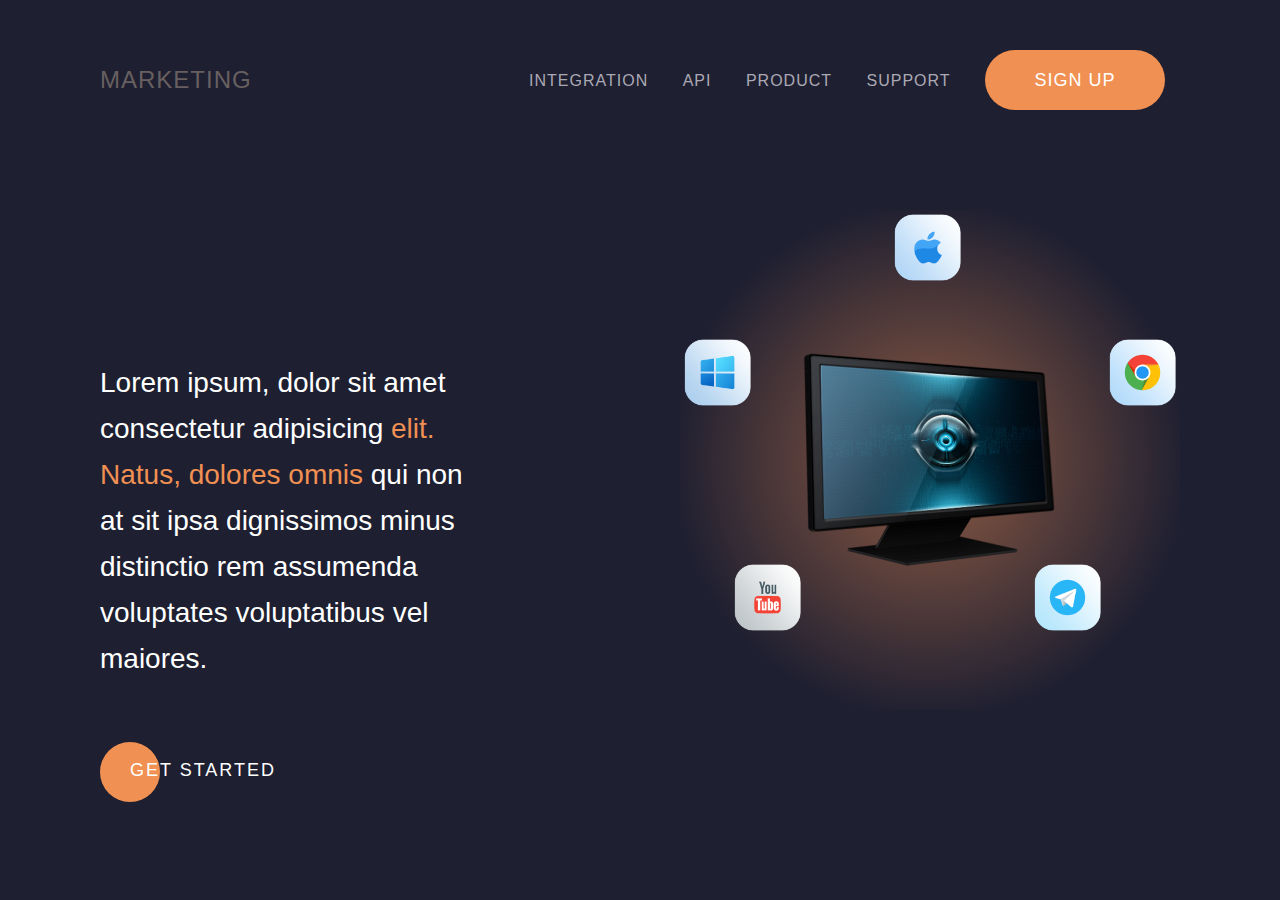
<file: index.html>
<!doctype html>
<html lang="en">

<head>
    <meta charset="UTF-8">
    <meta http-equiv="X-UA-Compatible" content="IE=edge">
    <meta name="viewport" content="width=device-width, initial-scale=1.0">
    <title>Landing Page</title>
    <link rel="stylesheet" href="style.css">
</head>

<body>

    <div class="wrapper">
        <header>
            <div class="logo">
               <h2 style="color: rgb(104, 96, 96); text-transform: uppercase;font-weight: 400;letter-spacing: 1px;"  >Marketing</h2>
            </div>
            <nav>
                <ul>
                    <li><a href="#">Integration</a>
                        <ul>
                            <li><a href="#">Java</a></li>
                            <li><a href="#">PHP</a></li>
                            <li><a href="#">Ruby</a></li>
                            <li><a href="#">Pyton</a></li>
                        </ul>
                    </li>
                    <li><a href="#">API</a></li>
                    <li><a href="#">Product</a></li>
                    <li><a href="#">Support</a></li>
                    <li><a class="btn" href="index3.html">Sign Up</a></li>
                </ul>
            </nav>
        </header>
        <div class="content">
            <div class="text">
                <p>Lorem ipsum, dolor sit amet consectetur adipisicing <span>elit. Natus, dolores omnis</span>  qui non at sit ipsa
                    dignissimos minus distinctio rem assumenda voluptates voluptatibus vel maiores.</p>
                    <a href="index4.html" class="btn">Get Started</a>
            </div>
            <div class="img">
                <div class="social-icons">
                    <img src="/img/Apple.png" alt="">
                    <img src="/img/Chrome.png" alt="">
                    <img src="/img/Telegram App.png" alt="">
                    <img src="/img/Windows.png" alt="">
                    <img src="/img/YouTube.png" alt="">
                </div>
                <img class="email-icon" src="/img/logo.ico" alt="">
            </div>
        </div>
      
    </div>

</body>

</html>
</file>
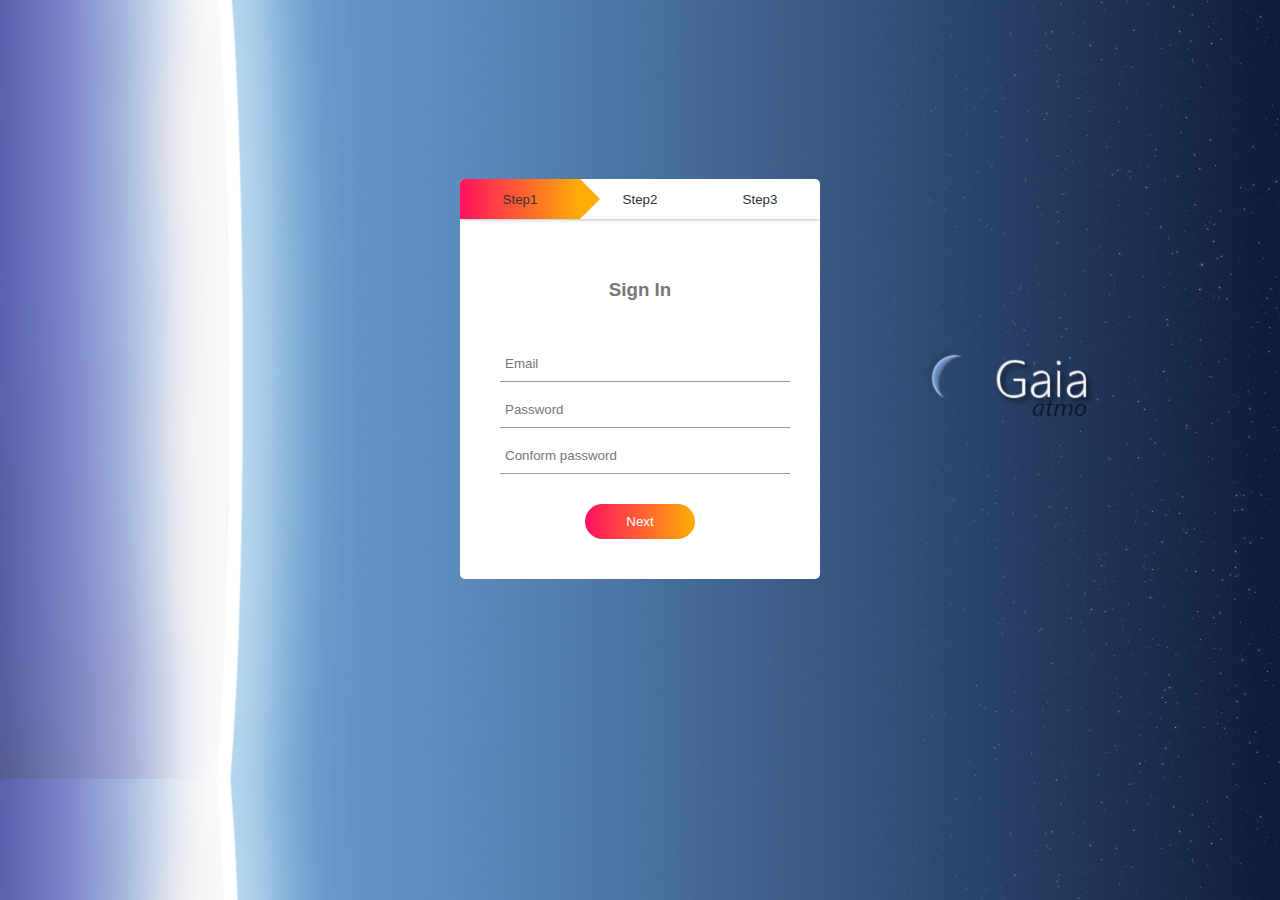
<file: index3.html>
<!DOCTYPE html>
<html lang="en">

<head>
	<meta charset="UTF-8">
	<title>Multi Step Form - Easy Tutorials</title>
	<link rel="stylesheet" href="style3.css">
</head>

<body>

	<div class="container">
		<form id="Form1">
			<h3>Sign In</h3>
			<input type="text" placeholder="Email" required>
			<input type="password" placeholder="Password" required>
			<input type="password" placeholder="Conform password" required>

			<div class="btn-box">
				<button type="button" id="Next1">Next</button>
			</div>
		</form>


		<form id="Form2">
			<h3>Sign In</h3>
			<input type="text" placeholder="Medium">
			<input type="text" placeholder="GitHub">
			<input type="text" placeholder="LInkedin">


			<div class="btn-box">
				<button type="button" id="Back1">Back</button>
				<button type="button" id="Next2">Next</button>
			</div>
		</form>


		<form id="Form3">
			<h3>Sign In</h3>
			<input type="text" placeholder="First Name" required id="name1" required>
			<input type="text" placeholder="Last Name" required id="name2" required>
			<input type="text" placeholder="Mobile No." required id="name3">


			<div class="btn-box">
				<button type="button" id="Back2">Back</button>
				<button type="submit"><a href="index4.html">Submit</a></button>
			</div>
		</form>

		<div class="step-row">
			<div id="progress"></div>
			<div class="step-col"><small>Step1</small></div>

			<div class="step-col"><small>Step2</small></div>

			<div class="step-col"><small>Step3</small></div>
		</div>





	</div>


	<script src="script.js"></script>




</body>

</html>
</file>
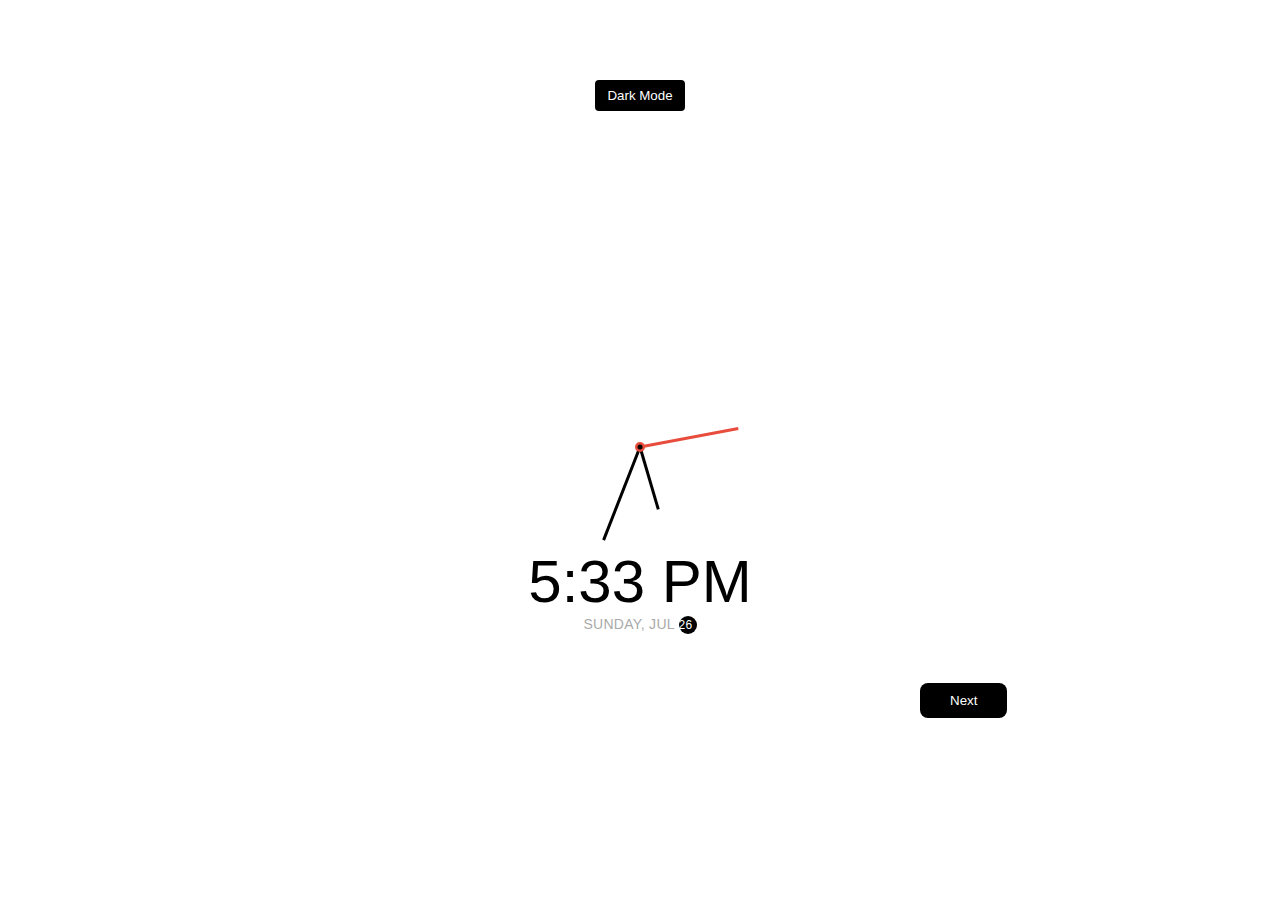
<file: index4.html>
<!DOCTYPE html>
<html lang="en">
<head>
    <meta charset="UTF-8">
    <meta http-equiv="X-UA-Compatible" content="IE=edge">
    <meta name="viewport" content="width=device-width, initial-scale=1.0">
    <title>Document</title>
    <link rel="stylesheet" href="style4.css">
</head>
<body>
    <button class="toggle" >Dark Mode</button>

    <div class="clock-container">
        <div class="clock">
            <div class="needle hour"></div>
            <div class="needle minute"></div>
            <div class="needle second"></div>
            <div class="center-point"></div>
        </div>
        <div class="time"></div>
        <div class="date"></div>
    </div>
    <button type="button" class="butn" id="Next2"><a href="index5.html">Next</a></button>
    <script src="script2.js" ></script>
</body>
</html>
</file>
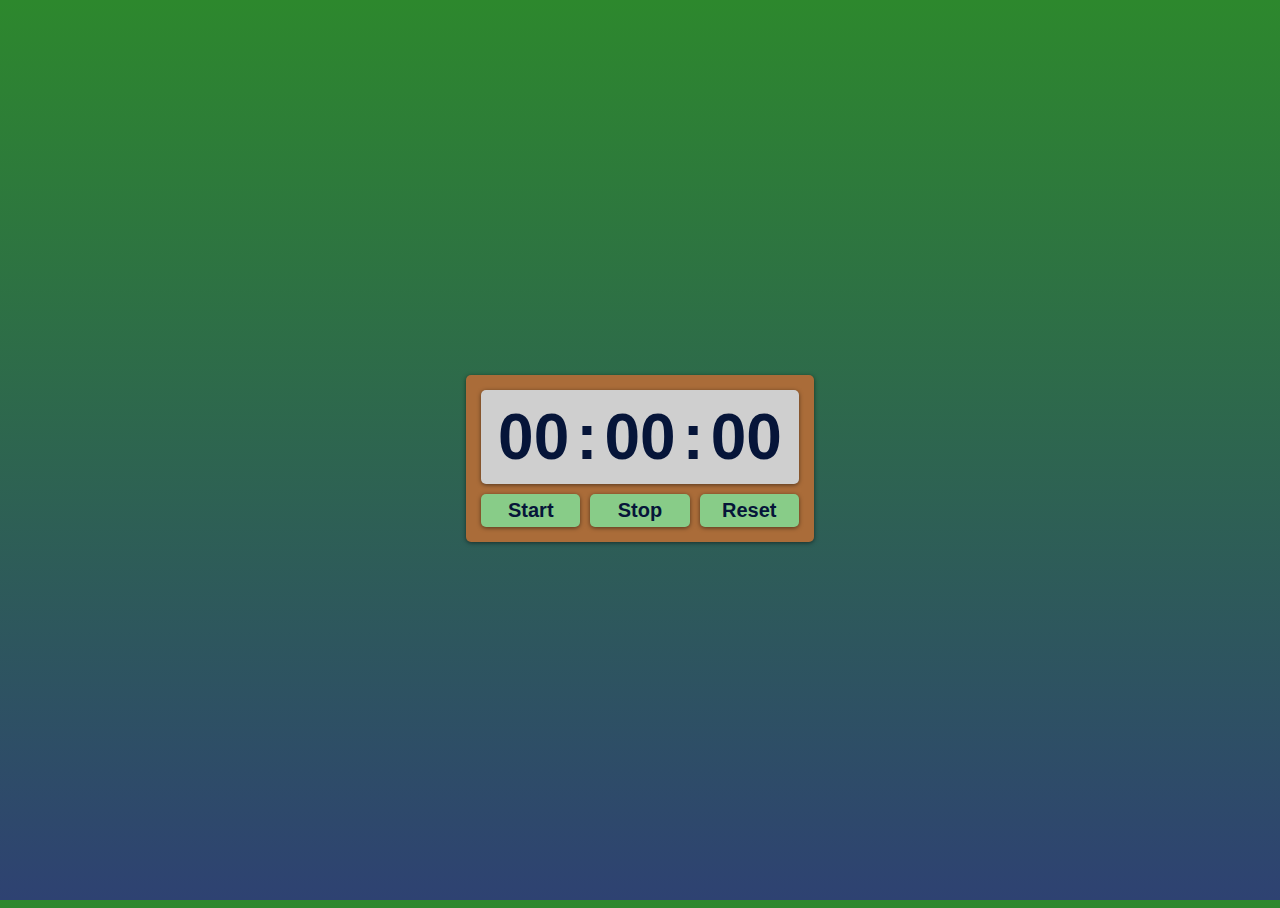
<file: index5.html>
<!DOCTYPE html>
<html lang="en">

<head>
    <meta charset="UTF-8">
    <meta http-equiv="X-UA-Compatible" content="IE=edge">
    <meta name="viewport" content="width=device-width, initial-scale=1.0">
    <title>Stopwatch</title>
    <link rel="stylesheet" href="style5.css">
</head>

<body>
 
    <div class="container">
        <h1 class="screen">
            <span id="minutes">
                00
            </span>:<span id="seconds">
                00
            </span>:<span id="hundredths">
                00
            </span>
        </h1>
        <div class="buttons">
            <button id="start">Start</button>
            <button id="stop">Stop</button>
            <button id="reset">Reset</button>
        </div>
    </div>

    <script src="script3.js"></script>
</body>

</html>
</file>
<file: style.css>
* {
    margin: 0;
    outline: none;
    box-sizing: border-box;
}
body {
    font-family: sans-serif;
    background-color: #1e1f31;
    overflow: hidden;
}
.wrapper {
    position: relative;
    height: 100vh;
    overflow: hidden;
}
header {
    padding: 50px 100px;
    display: flex;
    align-items: center;
    justify-content: space-between;
}
header ul li {
    list-style: none;
    display: inline-block;
    margin: 0 15px;
}
header ul li a {
    color: #aba9b4;
    text-transform: uppercase;
    text-decoration: none;
    letter-spacing: 1px;
    transition: all ease 0.5s;
}
header ul li a:hover {
    color: #f09053;
}
header ul li a.btn {
    display: inline-block;
    width: 180px;
    height: 60px;
    line-height: 60px;
    background-color: #f09053;
    color: #fff;
    text-align: center;
    font-size: 18px;
    border-radius: 50px;
    transition: all ease 2s;
} 
header ul li a.btn:hover {
    background-color: #615c59;
}
.content {
    display: flex;
    flex-wrap: wrap;
    justify-content: space-between;
    padding: 200px 100px 0;
}
.text {
    width: 50%;
    padding-right: 150px; 
}
.text p {
    font-size: 28px;
    line-height: 46px;
    color: #fff;
}
.text p span {
    color: #f09053;
}
.text a {
    position: relative;
    display: inline-block;
    font-size: 18px;
    text-transform: uppercase;
    color: #fff;
    text-decoration: none;
    padding: 18px 30px;
    letter-spacing: 2px;
    font-weight: 500;
    margin-top: 60px;
}
.text a::before {
    content: '';
    position: absolute;
    top: 0;
    left: 0;
    width: 60px;
    height: 60px;   
    border-radius: 50px;
    background-color: #f09053;
    z-index: -1;
    transition: all ease 0.5s;
}
.text a:hover:before {
    width: 100%;
}
.img {
    position: relative;
    width: 500px;
    height: 500px;
    background: radial-gradient(520px, #f08f538c, transparent 50%);
    margin-top: -150px;
}
.email-icon {
    position: absolute;
    top: 50%;
    left: 50%;
    transform: translate(-50%, -50%);
}
.social-icons {
    height: 100%;
    animation: rotation 60s linear infinite;
}
@keyframes rotation {
    100% {
        transform: rotate(360deg);
    }
}
.social-icons img {
    position: absolute;
    width: 15%;
}
.social-icons img:nth-child(1) {
   top: 0;
   left: 42%;
}
.social-icons img:nth-child(2) {
    top: 25%;
    right: 0;
}
.social-icons img:nth-child(3) {
    top: 70%;
    left: 70%;
}
.social-icons img:nth-child(4) {
   top: 25%;
   left: 0;
}
.social-icons img:nth-child(5) {
    top: 70%;
    left: 10%;
}
/* submenu */
ul ul {
    max-width: 250px;
    position: absolute;
    padding: 10px 0;
    opacity: 0;
    z-index: -9999;
    transition: all ease 0.5s;
}
ul li:hover ul {
    opacity: 1;
    z-index: 9;
    padding: 30px 0;
}
ul ul li {
    margin: 0;
    width: 100%;
}
ul ul li a {
    width: 100%;
    display: inline-block;
    padding: 20px;
    background-color: #383a58;
    color: #fff;
}
ul ul li:first-child a {
    border-top-left-radius: 10px;
    border-top-right-radius: 10px;
}
ul ul li:last-child a {
    border-bottom-left-radius: 10px;
    border-bottom-right-radius: 10px;
}
ul ul li a:hover {
    background-color: #f09053;
    color: #fff;

}
</file>
<file: style3.css>
* {
	margin: 0;
	padding: 0;
	font-family: sans-serif;
}
body {
	background-image: url('/img/1.jpg');
	background-position: center;
	background-size: cover;
}
.container {
	width: 360px;
	height: 400px;
	margin: 14% auto;
	background: #fff;
	border-radius: 5px;
	position: relative;
	overflow: hidden;
}
h3 {
	text-align: center;
	margin-bottom: 40px;
	color: #777;
}
.container form {
	width: 280px;
	position: absolute;
	top: 100px;
	left: 40px;
	transition: 0.5s;
}
form input {
	width: 100%;
	padding: 10px 5px;
	margin: 5px 0;
	border: 0;
	border-bottom: 1px solid #999;
	outline: none;
	background: transparent;
}
::placeholder {
	color: #777;
}
.btn-box {
	width: 100%;
	margin: 30 auto;
	text-align: center;
}
.btn-box button a {
	color: #fff;
	text-decoration: none;
	transition: 0.5s;
}
form button  {
	width: 110px;
	height: 35px;
	margin: 25px 10px;
	background: linear-gradient(to right, #ff105f, #ffad06);
	border-radius: 30px;
	border: 0;
	outline: none;
	color: #fff;
	cursor: pointer;
}
#Form2 {
	left: 450px;
}
#Form3 {
	left: 450px;
}
.step-row {
	width: 360px;
	height: 40px;
	margin: 0 auto;
	display: flex;
	align-items: center;
	box-shadow: 0 -1px 5px -1px #000;
	position: relative
}
.step-col {
	width: 120px;
	text-align: center;
	color: #333;
	position: relative;
}
#progress {
	position: absolute;
	height: 100%;
	width: 120px;
	background: linear-gradient(to right, #ff105f, #ffad06);
	transition: 1s;
}
#progress::after {
	content: '';
	height: 0;
	width: 0;
	border-top: 20px solid transparent;
	border-bottom: 20px solid transparent;
	position: absolute;
	right: -20px;
	top: 0;
	border-left: 20px solid #ffad06;
}
</file>
<file: style4.css>
* {
    box-sizing: border-box;
}
:root {
    --primary-color: #000;
    --secondary-color: #fff;
}
html {
    transition: all 0.5s ease-in;
}
html.dark {
    --primary-color: #fff;
    --secondary-color: #333;
}
html.dark {
    background-color: #111;
    color: var(--primary-color);
}
body {
    font-family: sans-serif;
    display: flex;  
    align-items: center;
    justify-content: center;
    height: 100vh;
    overflow: hidden;
    margin: 0;
}
.toggle {
    cursor: pointer;
    background-color: var(--primary-color);
    color: var(--secondary-color);
    border: 0;
    border-radius: 4px;
    padding: 8px 12px;
    position: absolute;
    top: 80px;
}
.toggle:focus {
    outline: none;
}
.clock-container {
    margin-top: 80px;
    display: flex;
    flex-direction: column;
    justify-content: space-between;
    align-items: center;
}
.clock {
    position: relative;
    width: 200px;
    height: 200px;
}
.needle {
    background-color: var(--primary-color);
    position: absolute;
    top: 50%;
    left: 50%;
    height: 65px;
    width: 3px;
    transform-origin: bottom center;
    transition: all 0.5 ease-in;
}
.needle.hour {
    transform: translate(-50%, -100%) rotate(0deg);
}
.needle.minute {
    transform: translate(-50%, -100%) rotate(0deg);
    height: 100px;
}
.needle.second {
    transform: translate(-50%, -100%) rotate(0deg);
    height: 100px;
    background-color: #e74c3c;
}
.center-point {
    background-color: #e74c3c;
    width: 10px;
    height: 10px;
    position: absolute;
    top: 50%;
    left: 50%;
    transform: translate(-50%, -50%);
    border-radius: 50%;
}
.center-point::after {
    content: '';
    background-color: var(--primary-color);
    width: 5px;
    height: 5px;
    position: absolute;
    top: 50%;
    left: 50%;
    transform: translate(-50%, -50%);
    border-radius: 50%;
}
.time {
    font-size: 60px;
}
.date {
    color: #aaa;
    font-size: 14px;
    letter-spacing: 0.3px;
    text-transform: uppercase;
}
.date .circle {
    background-color: var(--primary-color);
    color:var(--secondary-color);
    border-radius: 50%;
    height: 18px;
    width: 18px;
    display: inline-flex;
    align-items: center;
    line-height: 18px;
    transition: all 0.5s ease-in;
    font-size: 12px;
}
.butn {
    background: #000;
    border: none;
    outline: none;
    padding: 10px 30px;
    border-radius: 8px;
    margin-top: 500px;
    display: inline-block;
    position: absolute;
    left: 920px;
}
.butn a {
    text-decoration: none;
    color: #fff;
}
body {
    position: relative;
}
.butn:hover {
    background-color: rgb(51, 47, 47);
}
</file>
<file: style5.css>
html {
    height: 100%;
    font-family: "Roboto Condensed", sans-serif;
}

body {
    height: 100%;
    display: flex;
    justify-content: center;
    align-items: center;
    background-image: linear-gradient(#2d882d, #2e4272);
}

.container {
    box-shadow: 0 1px 4px rgba(0,0,0,0.5);
    padding: 15px;
    border-radius: 5px;
    background-color: #aa6c39;
}
.screen {
    margin: 0;
    background: #cfcfcf;
    color: #061539;
    font-size: 64px;
    border-radius: 5px;
    padding: 10px;
    cursor: default;
    user-select: none;
    box-shadow: 0 1px 4px rgba(0,0,0,0.5);
}
.screen span {
    display: inline-block;
    width: 85px;
    text-align: center;
}
.buttons {
    display: flex;
    margin: 10px -5px 0;
}

.buttons button {
    flex: 1;
    margin: 0 5px;
    border: none;
    font-size: 20px;
    padding: 5px;
    border-radius: 5px;
    box-shadow: 0 1px 4px rgba(0,0,0,0.5);
    font-weight: bold;
    color: #061539;
    background-color: #88cc88;
    outline: none;
    cursor: pointer;
}
.buttons button:hover {
    color: #88cc88;
    background-color: #061539;
}
</file>
